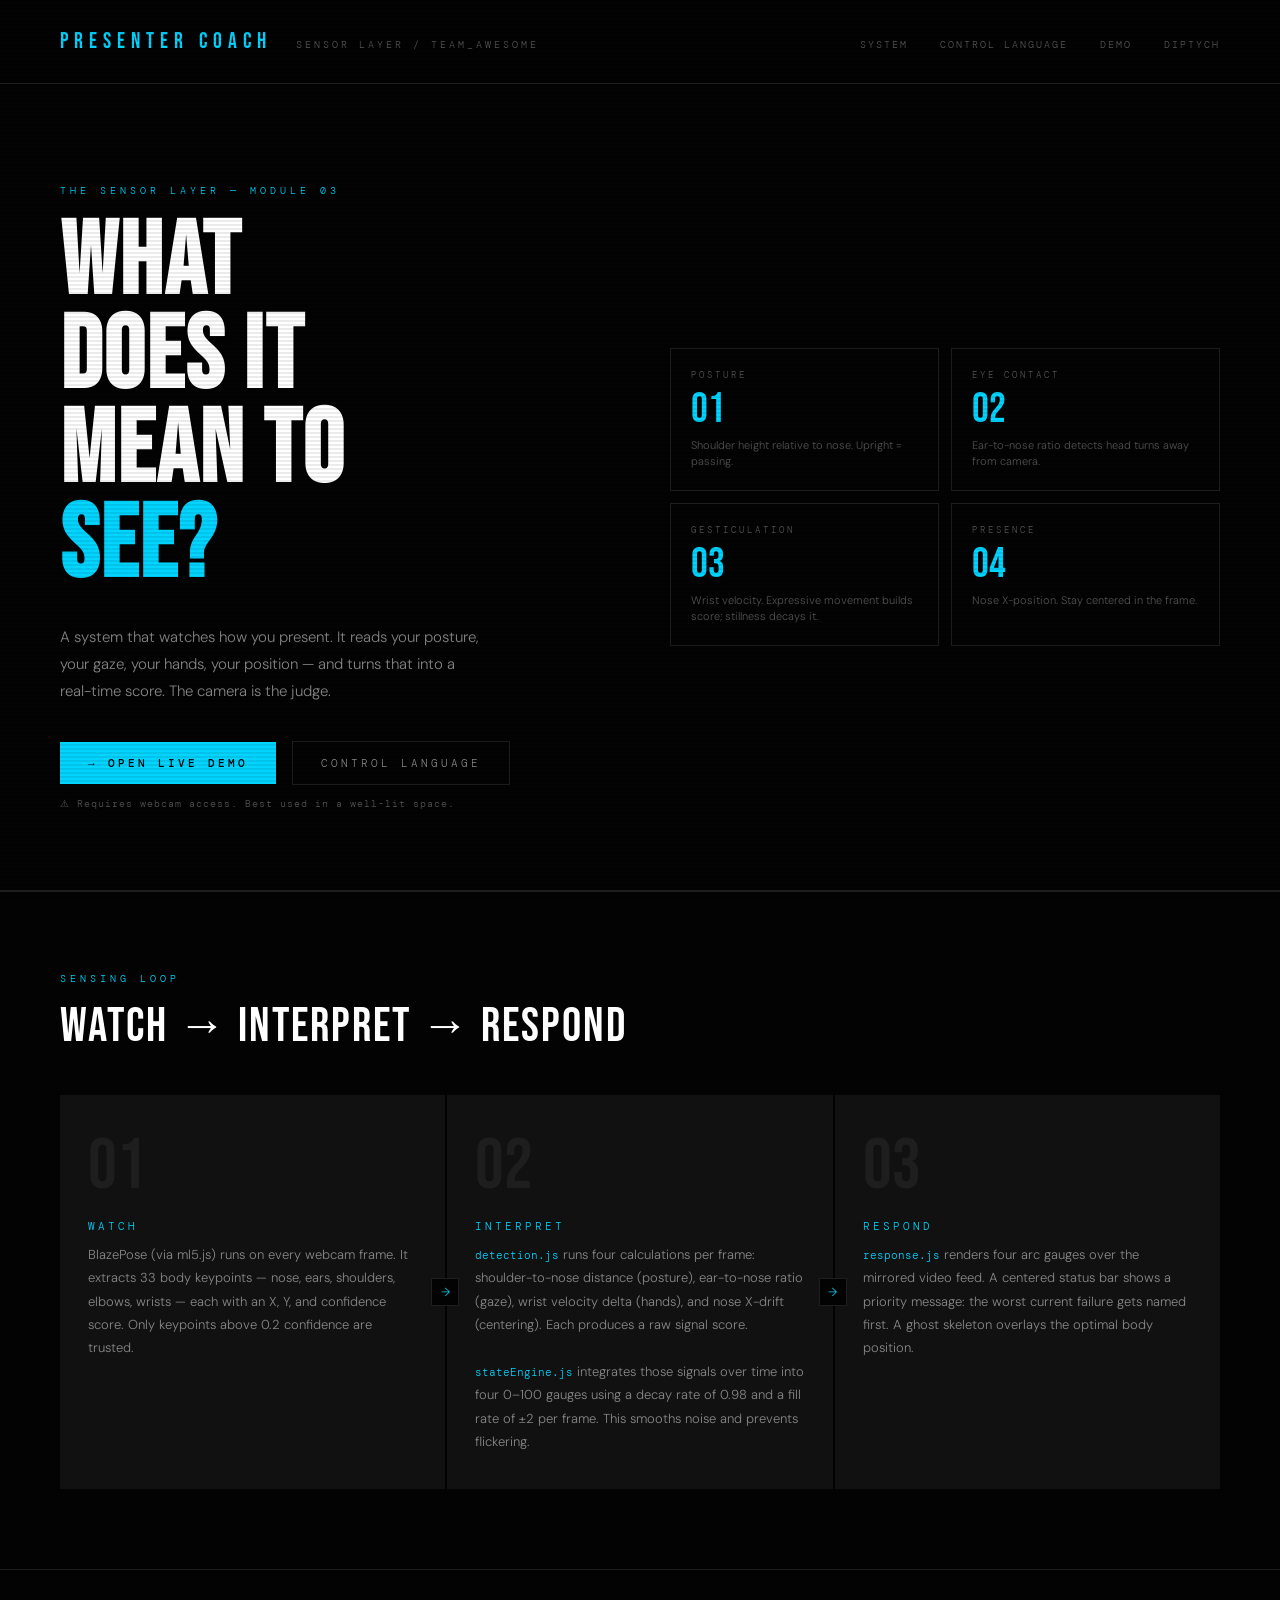
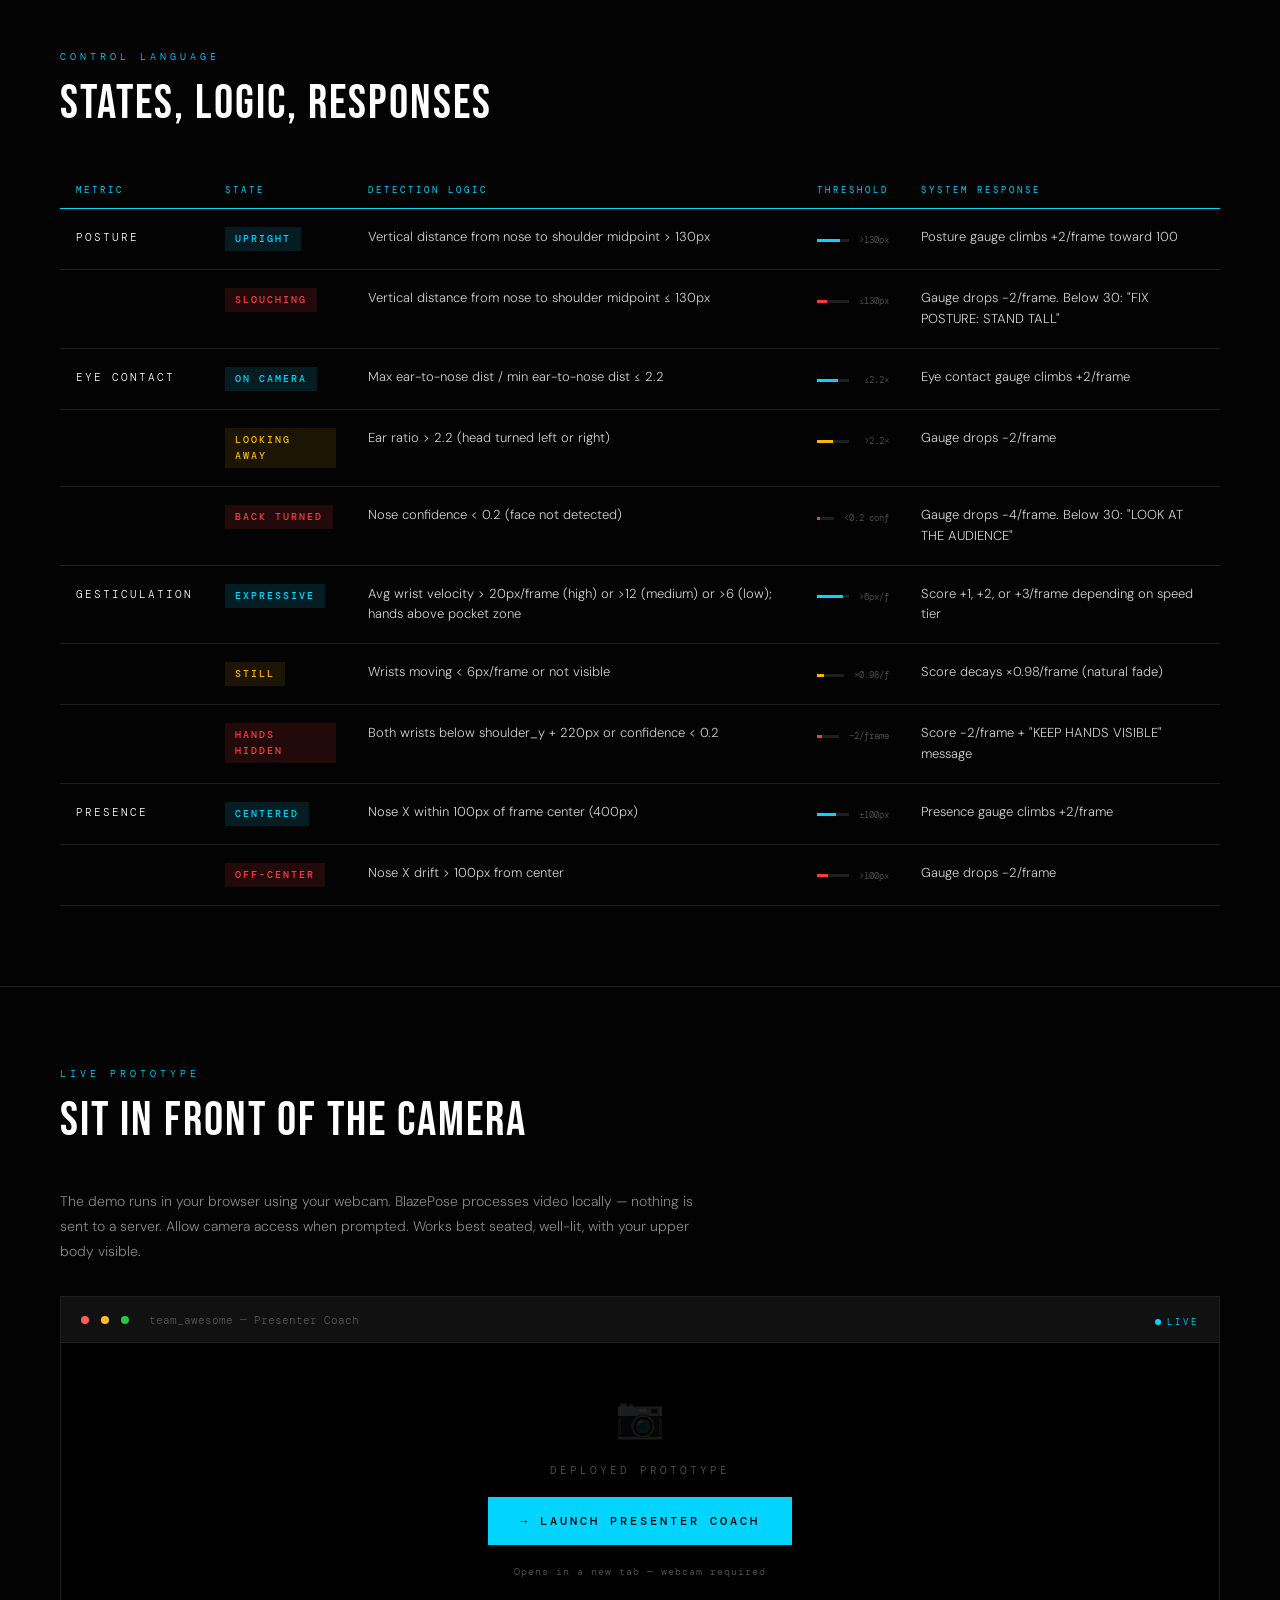
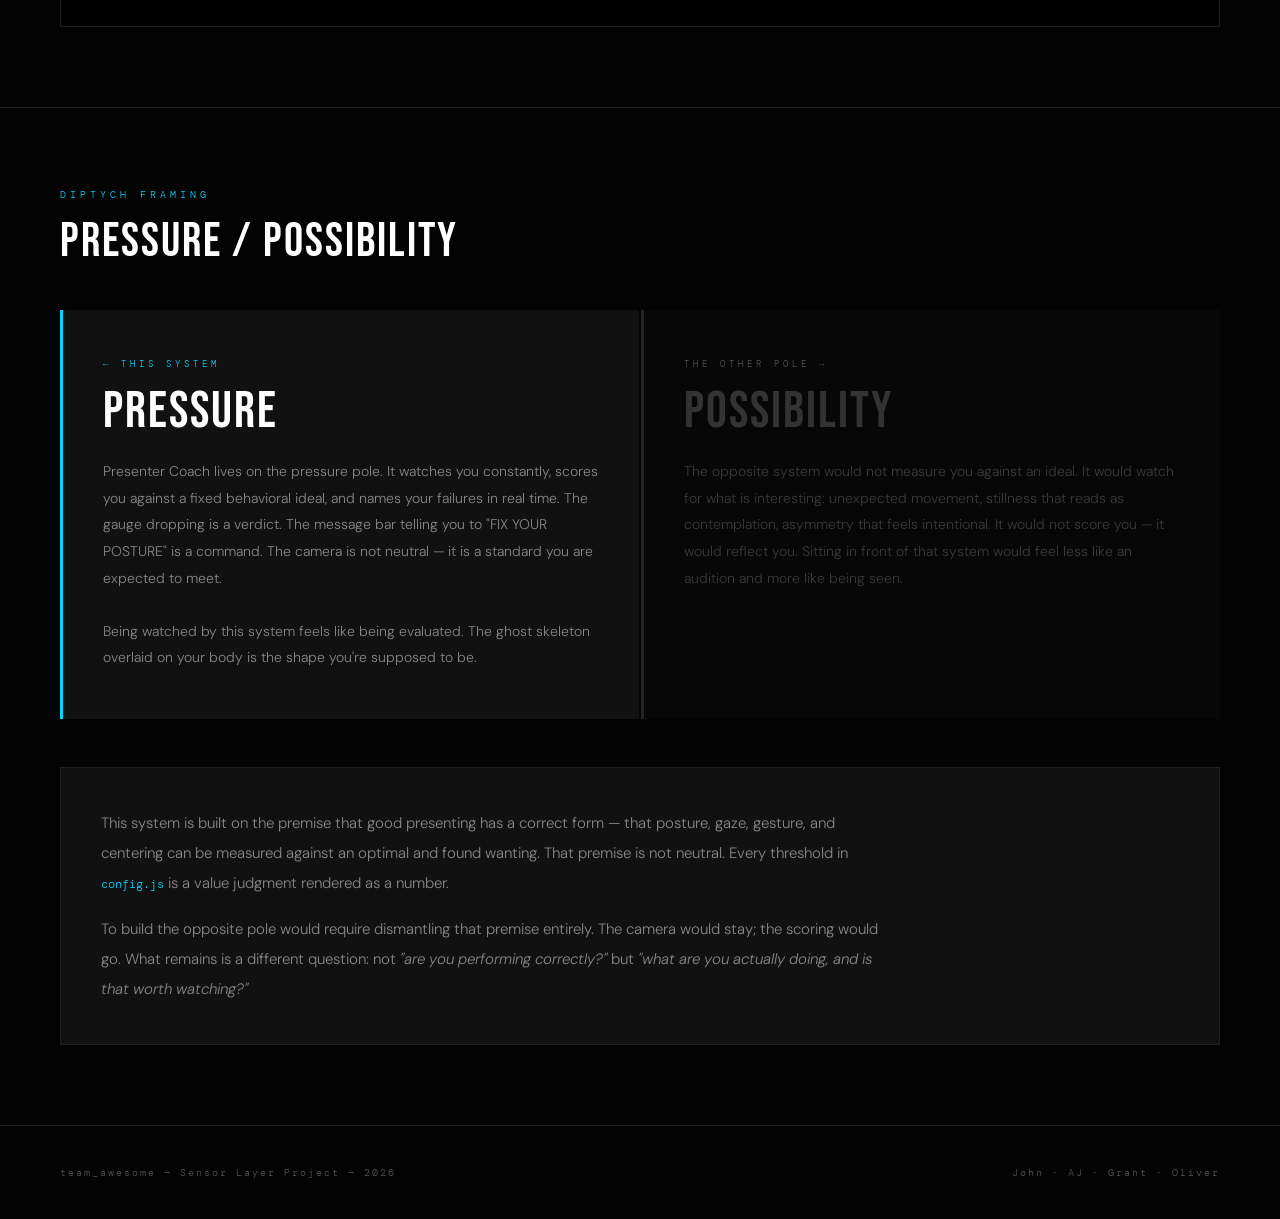
<file: demo.html>
<!DOCTYPE html>
<html lang="en">
<head>
  <meta charset="UTF-8">
  <meta name="viewport" content="width=device-width, initial-scale=1.0">
  <title>Presenter Coach — Demonstration</title>
  <link rel="preconnect" href="https://fonts.googleapis.com">
  <link href="https://fonts.googleapis.com/css2?family=DM+Mono:wght@300;400;500&family=Bebas+Neue&family=DM+Sans:wght@300;400;500&display=swap" rel="stylesheet">
  <style>
    :root {
      --black: #030303;
      --off-black: #0a0a0a;
      --panel: #111111;
      --border: #1e1e1e;
      --cyan: #00d4ff;
      --cyan-dim: rgba(0, 212, 255, 0.12);
      --red: #ff3c3c;
      --text: #d0d0d0;
      --text-dim: #555;
      --text-mid: #888;
    }

    *, *::before, *::after { box-sizing: border-box; margin: 0; padding: 0; }

    html { scroll-behavior: smooth; }

    body {
      background: var(--black);
      color: var(--text);
      font-family: 'DM Sans', sans-serif;
      font-weight: 300;
      overflow-x: hidden;
    }

    /* ── SCANLINE OVERLAY ── */
    body::before {
      content: '';
      position: fixed;
      inset: 0;
      background: repeating-linear-gradient(
        0deg,
        transparent,
        transparent 2px,
        rgba(0,0,0,0.08) 2px,
        rgba(0,0,0,0.08) 4px
      );
      pointer-events: none;
      z-index: 1000;
    }

    /* ── HEADER ── */
    header {
      border-bottom: 1px solid var(--border);
      padding: 28px 60px;
      display: flex;
      align-items: baseline;
      gap: 24px;
      position: sticky;
      top: 0;
      background: rgba(3,3,3,0.92);
      backdrop-filter: blur(12px);
      z-index: 100;
    }

    .wordmark {
      font-family: 'Bebas Neue', sans-serif;
      font-size: 22px;
      letter-spacing: 6px;
      color: var(--cyan);
    }

    .header-sub {
      font-family: 'DM Mono', monospace;
      font-size: 10px;
      letter-spacing: 3px;
      color: var(--text-dim);
      text-transform: uppercase;
    }

    nav {
      margin-left: auto;
      display: flex;
      gap: 32px;
    }

    nav a {
      font-family: 'DM Mono', monospace;
      font-size: 10px;
      letter-spacing: 2px;
      color: var(--text-dim);
      text-decoration: none;
      text-transform: uppercase;
      transition: color 0.2s;
    }

    nav a:hover { color: var(--cyan); }

    /* ── HERO ── */
    .hero {
      padding: 100px 60px 80px;
      display: grid;
      grid-template-columns: 1fr 1fr;
      gap: 60px;
      align-items: center;
      border-bottom: 1px solid var(--border);
      max-width: 1300px;
      margin: 0 auto;
    }

    .hero-eyebrow {
      font-family: 'DM Mono', monospace;
      font-size: 10px;
      letter-spacing: 4px;
      color: var(--cyan);
      text-transform: uppercase;
      margin-bottom: 20px;
    }

    .hero-title {
      font-family: 'Bebas Neue', sans-serif;
      font-size: clamp(64px, 8vw, 110px);
      line-height: 0.92;
      letter-spacing: 2px;
      color: #fff;
      margin-bottom: 30px;
    }

    .hero-title span {
      color: var(--cyan);
    }

    .hero-body {
      font-size: 15px;
      line-height: 1.8;
      color: var(--text-mid);
      max-width: 420px;
      margin-bottom: 36px;
    }

    .cta-group {
      display: flex;
      gap: 16px;
      align-items: center;
      flex-wrap: wrap;
    }

    .btn-primary {
      display: inline-block;
      background: var(--cyan);
      color: #000;
      font-family: 'DM Mono', monospace;
      font-size: 11px;
      letter-spacing: 3px;
      text-transform: uppercase;
      padding: 14px 28px;
      text-decoration: none;
      font-weight: 500;
      transition: opacity 0.2s;
    }

    .btn-primary:hover { opacity: 0.85; }

    .btn-ghost {
      display: inline-block;
      border: 1px solid var(--border);
      color: var(--text-mid);
      font-family: 'DM Mono', monospace;
      font-size: 11px;
      letter-spacing: 3px;
      text-transform: uppercase;
      padding: 14px 28px;
      text-decoration: none;
      transition: border-color 0.2s, color 0.2s;
    }

    .btn-ghost:hover { border-color: var(--cyan); color: var(--cyan); }

    .webcam-note {
      font-family: 'DM Mono', monospace;
      font-size: 10px;
      color: var(--text-dim);
      letter-spacing: 1px;
      margin-top: 12px;
    }

    .hero-visual {
      position: relative;
    }

    /* Diagram of the 4 metrics */
    .metric-diagram {
      display: grid;
      grid-template-columns: 1fr 1fr;
      gap: 12px;
    }

    .metric-card {
      border: 1px solid var(--border);
      padding: 20px;
      position: relative;
      overflow: hidden;
      opacity: 0;
      transform: translateY(16px);
      animation: fadeUp 0.5s forwards;
    }

    .metric-card:nth-child(1) { animation-delay: 0.1s; }
    .metric-card:nth-child(2) { animation-delay: 0.2s; }
    .metric-card:nth-child(3) { animation-delay: 0.3s; }
    .metric-card:nth-child(4) { animation-delay: 0.4s; }

    @keyframes fadeUp {
      to { opacity: 1; transform: translateY(0); }
    }

    .metric-card::after {
      content: '';
      position: absolute;
      top: 0; left: 0; right: 0;
      height: 1px;
      background: var(--cyan);
      transform: scaleX(0);
      transform-origin: left;
      transition: transform 0.4s;
    }

    .metric-card:hover::after { transform: scaleX(1); }

    .metric-label {
      font-family: 'DM Mono', monospace;
      font-size: 9px;
      letter-spacing: 3px;
      color: var(--text-dim);
      text-transform: uppercase;
      margin-bottom: 8px;
    }

    .metric-value {
      font-family: 'Bebas Neue', sans-serif;
      font-size: 42px;
      color: var(--cyan);
      line-height: 1;
    }

    .metric-desc {
      font-size: 11px;
      color: var(--text-dim);
      margin-top: 6px;
      line-height: 1.5;
    }

    /* ── SECTION SHELL ── */
    .section {
      max-width: 1300px;
      margin: 0 auto;
      padding: 80px 60px;
      border-bottom: 1px solid var(--border);
    }

    .section-label {
      font-family: 'DM Mono', monospace;
      font-size: 10px;
      letter-spacing: 4px;
      color: var(--cyan);
      text-transform: uppercase;
      margin-bottom: 12px;
    }

    .section-title {
      font-family: 'Bebas Neue', sans-serif;
      font-size: 48px;
      letter-spacing: 2px;
      color: #fff;
      margin-bottom: 40px;
    }

    /* ── HOW IT WORKS ── */
    .loop-grid {
      display: grid;
      grid-template-columns: repeat(3, 1fr);
      gap: 2px;
    }

    .loop-step {
      background: var(--panel);
      padding: 36px 28px;
      position: relative;
    }

    .loop-num {
      font-family: 'Bebas Neue', sans-serif;
      font-size: 72px;
      color: var(--border);
      line-height: 1;
      margin-bottom: 16px;
      transition: color 0.3s;
    }

    .loop-step:hover .loop-num { color: var(--cyan-dim); }

    .loop-step-title {
      font-family: 'DM Mono', monospace;
      font-size: 11px;
      letter-spacing: 3px;
      color: var(--cyan);
      text-transform: uppercase;
      margin-bottom: 10px;
    }

    .loop-step-body {
      font-size: 13px;
      line-height: 1.8;
      color: var(--text-mid);
    }

    .loop-arrow {
      position: absolute;
      right: -14px;
      top: 50%;
      transform: translateY(-50%);
      width: 28px;
      height: 28px;
      background: var(--black);
      border: 1px solid var(--border);
      display: flex;
      align-items: center;
      justify-content: center;
      z-index: 1;
      font-size: 12px;
      color: var(--cyan);
    }

    /* ── CONTROL TABLE ── */
    .control-table {
      width: 100%;
      border-collapse: collapse;
    }

    .control-table thead tr {
      border-bottom: 1px solid var(--cyan);
    }

    .control-table th {
      font-family: 'DM Mono', monospace;
      font-size: 9px;
      letter-spacing: 3px;
      color: var(--cyan);
      text-transform: uppercase;
      padding: 12px 16px;
      text-align: left;
      font-weight: 400;
    }

    .control-table td {
      padding: 18px 16px;
      font-size: 13px;
      color: var(--text);
      border-bottom: 1px solid var(--border);
      vertical-align: top;
      line-height: 1.6;
    }

    .control-table tr:hover td {
      background: rgba(0,212,255,0.03);
    }

    .state-tag {
      display: inline-block;
      font-family: 'DM Mono', monospace;
      font-size: 10px;
      letter-spacing: 2px;
      padding: 4px 10px;
      text-transform: uppercase;
      font-weight: 500;
    }

    .tag-good { background: rgba(0,212,255,0.12); color: var(--cyan); }
    .tag-warn { background: rgba(255,180,0,0.1); color: #ffb400; }
    .tag-bad  { background: rgba(255,60,60,0.12); color: var(--red); }

    .threshold-bar {
      display: flex;
      align-items: center;
      gap: 10px;
      margin-top: 6px;
    }

    .bar-track {
      flex: 1;
      height: 3px;
      background: var(--border);
      position: relative;
    }

    .bar-fill {
      height: 100%;
      background: var(--cyan);
    }

    .bar-fill.warn { background: #ffb400; }
    .bar-fill.bad  { background: var(--red); }

    .bar-label {
      font-family: 'DM Mono', monospace;
      font-size: 9px;
      color: var(--text-dim);
      min-width: 30px;
      text-align: right;
    }

    /* ── DIPTYCH ── */
    .diptych-grid {
      display: grid;
      grid-template-columns: 1fr 1fr;
      gap: 2px;
    }

    .diptych-panel {
      padding: 48px 40px;
      position: relative;
    }

    .diptych-panel.active {
      background: var(--panel);
      border-left: 3px solid var(--cyan);
    }

    .diptych-panel.opposite {
      background: rgba(255,255,255,0.02);
      border-left: 3px solid #222;
    }

    .diptych-tag {
      font-family: 'DM Mono', monospace;
      font-size: 9px;
      letter-spacing: 4px;
      text-transform: uppercase;
      margin-bottom: 16px;
    }

    .diptych-panel.active .diptych-tag { color: var(--cyan); }
    .diptych-panel.opposite .diptych-tag { color: var(--text-dim); }

    .diptych-heading {
      font-family: 'Bebas Neue', sans-serif;
      font-size: 52px;
      letter-spacing: 2px;
      margin-bottom: 20px;
      line-height: 1;
    }

    .diptych-panel.active .diptych-heading { color: #fff; }
    .diptych-panel.opposite .diptych-heading { color: #333; }

    .diptych-body {
      font-size: 14px;
      line-height: 1.9;
      color: var(--text-mid);
    }

    .diptych-panel.opposite .diptych-body { color: #3a3a3a; }

    .diptych-statement {
      margin-top: 48px;
      padding: 40px;
      border: 1px solid var(--border);
      background: var(--panel);
    }

    .diptych-statement p {
      font-size: 15px;
      line-height: 2;
      color: var(--text-mid);
      max-width: 780px;
    }

    .diptych-statement p + p {
      margin-top: 16px;
    }

    /* ── DEMO EMBED ── */
    .demo-wrapper {
      border: 1px solid var(--border);
      position: relative;
      background: #000;
      overflow: hidden;
    }

    .demo-header {
      padding: 12px 20px;
      border-bottom: 1px solid var(--border);
      display: flex;
      align-items: center;
      gap: 12px;
      background: var(--panel);
    }

    .demo-dot {
      width: 8px; height: 8px;
      border-radius: 50%;
    }

    .dot-red { background: #ff5f57; }
    .dot-yellow { background: #febc2e; }
    .dot-green { background: #28c840; }

    .demo-url {
      font-family: 'DM Mono', monospace;
      font-size: 11px;
      color: var(--text-dim);
      margin-left: 8px;
    }

    .demo-iframe-container {
      position: relative;
      width: 100%;
      padding-bottom: 60%;
    }

    .demo-iframe-container iframe {
      position: absolute;
      inset: 0;
      width: 100%;
      height: 100%;
      border: none;
    }

    .demo-placeholder {
      position: absolute;
      inset: 0;
      display: flex;
      flex-direction: column;
      align-items: center;
      justify-content: center;
      gap: 20px;
      background: #000;
    }

    .demo-placeholder-icon {
      font-size: 48px;
      opacity: 0.2;
    }

    .demo-placeholder-text {
      font-family: 'DM Mono', monospace;
      font-size: 11px;
      letter-spacing: 3px;
      color: var(--text-dim);
      text-transform: uppercase;
    }

    .demo-link-large {
      display: inline-flex;
      align-items: center;
      gap: 10px;
      background: var(--cyan);
      color: #000;
      font-family: 'DM Mono', monospace;
      font-size: 12px;
      letter-spacing: 3px;
      text-transform: uppercase;
      padding: 16px 32px;
      text-decoration: none;
      font-weight: 500;
      transition: opacity 0.2s;
    }

    .demo-link-large:hover { opacity: 0.85; }

    /* ── FOOTER ── */
    footer {
      padding: 40px 60px;
      display: flex;
      align-items: center;
      justify-content: space-between;
      max-width: 1300px;
      margin: 0 auto;
    }

    .footer-left {
      font-family: 'DM Mono', monospace;
      font-size: 10px;
      color: var(--text-dim);
      letter-spacing: 2px;
    }

    .footer-right {
      font-family: 'DM Mono', monospace;
      font-size: 10px;
      color: var(--text-dim);
      letter-spacing: 2px;
    }

    /* ── ANIMATIONS ── */
    @keyframes pulse-border {
      0%, 100% { border-color: var(--border); }
      50% { border-color: rgba(0,212,255,0.3); }
    }

    .live-indicator {
      display: inline-flex;
      align-items: center;
      gap: 6px;
      font-family: 'DM Mono', monospace;
      font-size: 9px;
      letter-spacing: 3px;
      color: var(--cyan);
      text-transform: uppercase;
    }

    .live-dot {
      width: 6px; height: 6px;
      border-radius: 50%;
      background: var(--cyan);
      animation: blink 1.4s infinite;
    }

    @keyframes blink {
      0%, 100% { opacity: 1; }
      50% { opacity: 0.2; }
    }

    /* ── RESPONSIVE ── */
    @media (max-width: 900px) {
      header { padding: 20px 24px; }
      nav { display: none; }
      .hero { grid-template-columns: 1fr; padding: 60px 24px 48px; }
      .section { padding: 60px 24px; }
      .loop-grid { grid-template-columns: 1fr; }
      .loop-arrow { display: none; }
      .diptych-grid { grid-template-columns: 1fr; }
      footer { flex-direction: column; gap: 12px; padding: 32px 24px; }
    }
  </style>
</head>
<body>

  <!-- HEADER -->
  <header>
    <div class="wordmark">PRESENTER COACH</div>
    <div class="header-sub">Sensor Layer / team_awesome</div>
    <nav>
      <a href="#how-it-works">System</a>
      <a href="#control-table">Control Language</a>
      <a href="#demo">Demo</a>
      <a href="#diptych">Diptych</a>
    </nav>
  </header>

  <!-- HERO -->
  <div style="border-bottom: 1px solid var(--border);">
    <div class="hero">
      <div>
        <div class="hero-eyebrow">The Sensor Layer — Module 03</div>
        <h1 class="hero-title">WHAT<br>DOES IT<br>MEAN TO<br><span>SEE?</span></h1>
        <p class="hero-body">
          A system that watches how you present. It reads your posture, your gaze, your hands, your position — and turns that into a real-time score. The camera is the judge.
        </p>
        <div class="cta-group">
          <a href="#demo" class="btn-primary">→ Open Live Demo</a>
          <a href="#control-table" class="btn-ghost">Control Language</a>
        </div>
        <p class="webcam-note">⚠ Requires webcam access. Best used in a well-lit space.</p>
      </div>

      <div class="hero-visual">
        <div class="metric-diagram">
          <div class="metric-card">
            <div class="metric-label">Posture</div>
            <div class="metric-value">01</div>
            <div class="metric-desc">Shoulder height relative to nose. Upright = passing.</div>
          </div>
          <div class="metric-card">
            <div class="metric-label">Eye Contact</div>
            <div class="metric-value">02</div>
            <div class="metric-desc">Ear-to-nose ratio detects head turns away from camera.</div>
          </div>
          <div class="metric-card">
            <div class="metric-label">Gesticulation</div>
            <div class="metric-value">03</div>
            <div class="metric-desc">Wrist velocity. Expressive movement builds score; stillness decays it.</div>
          </div>
          <div class="metric-card">
            <div class="metric-label">Presence</div>
            <div class="metric-value">04</div>
            <div class="metric-desc">Nose X-position. Stay centered in the frame.</div>
          </div>
        </div>
      </div>
    </div>
  </div>

  <!-- HOW IT WORKS -->
  <div class="section" id="how-it-works">
    <div class="section-label">Sensing Loop</div>
    <div class="section-title">WATCH → INTERPRET → RESPOND</div>
    <div class="loop-grid">
      <div class="loop-step" style="position:relative;">
        <div class="loop-num">01</div>
        <div class="loop-step-title">Watch</div>
        <div class="loop-step-body">
          BlazePose (via ml5.js) runs on every webcam frame. It extracts 33 body keypoints — nose, ears, shoulders, elbows, wrists — each with an X, Y, and confidence score. Only keypoints above 0.2 confidence are trusted.
        </div>
        <div class="loop-arrow">→</div>
      </div>
      <div class="loop-step" style="position:relative;">
        <div class="loop-num">02</div>
        <div class="loop-step-title">Interpret</div>
        <div class="loop-step-body">
          <code style="font-family:'DM Mono',monospace;font-size:11px;color:var(--cyan);">detection.js</code> runs four calculations per frame: shoulder-to-nose distance (posture), ear-to-nose ratio (gaze), wrist velocity delta (hands), and nose X-drift (centering). Each produces a raw signal score.
          <br><br>
          <code style="font-family:'DM Mono',monospace;font-size:11px;color:var(--cyan);">stateEngine.js</code> integrates those signals over time into four 0–100 gauges using a decay rate of 0.98 and a fill rate of ±2 per frame. This smooths noise and prevents flickering.
        </div>
        <div class="loop-arrow">→</div>
      </div>
      <div class="loop-step">
        <div class="loop-num">03</div>
        <div class="loop-step-title">Respond</div>
        <div class="loop-step-body">
          <code style="font-family:'DM Mono',monospace;font-size:11px;color:var(--cyan);">response.js</code> renders four arc gauges over the mirrored video feed. A centered status bar shows a priority message: the worst current failure gets named first. A ghost skeleton overlays the optimal body position.
        </div>
      </div>
    </div>
  </div>

  <!-- CONTROL LANGUAGE TABLE -->
  <div class="section" id="control-table">
    <div class="section-label">Control Language</div>
    <div class="section-title">STATES, LOGIC, RESPONSES</div>

    <table class="control-table">
      <thead>
        <tr>
          <th>Metric</th>
          <th>State</th>
          <th>Detection Logic</th>
          <th>Threshold</th>
          <th>System Response</th>
        </tr>
      </thead>
      <tbody>
        <!-- POSTURE -->
        <tr>
          <td><span style="font-family:'DM Mono',monospace;font-size:11px;letter-spacing:2px;color:#fff;">POSTURE</span></td>
          <td><span class="state-tag tag-good">Upright</span></td>
          <td>Vertical distance from nose to shoulder midpoint &gt; 130px</td>
          <td>
            <div class="threshold-bar">
              <div class="bar-track"><div class="bar-fill" style="width:70%"></div></div>
              <span class="bar-label">&gt;130px</span>
            </div>
          </td>
          <td>Posture gauge climbs +2/frame toward 100</td>
        </tr>
        <tr>
          <td></td>
          <td><span class="state-tag tag-bad">Slouching</span></td>
          <td>Vertical distance from nose to shoulder midpoint ≤ 130px</td>
          <td>
            <div class="threshold-bar">
              <div class="bar-track"><div class="bar-fill bad" style="width:30%"></div></div>
              <span class="bar-label">≤130px</span>
            </div>
          </td>
          <td>Gauge drops −2/frame. Below 30: "FIX POSTURE: STAND TALL"</td>
        </tr>
        <!-- EYE CONTACT -->
        <tr>
          <td><span style="font-family:'DM Mono',monospace;font-size:11px;letter-spacing:2px;color:#fff;">EYE CONTACT</span></td>
          <td><span class="state-tag tag-good">On Camera</span></td>
          <td>Max ear-to-nose dist / min ear-to-nose dist ≤ 2.2</td>
          <td>
            <div class="threshold-bar">
              <div class="bar-track"><div class="bar-fill" style="width:65%"></div></div>
              <span class="bar-label">≤2.2×</span>
            </div>
          </td>
          <td>Eye contact gauge climbs +2/frame</td>
        </tr>
        <tr>
          <td></td>
          <td><span class="state-tag tag-warn">Looking Away</span></td>
          <td>Ear ratio &gt; 2.2 (head turned left or right)</td>
          <td>
            <div class="threshold-bar">
              <div class="bar-track"><div class="bar-fill warn" style="width:50%"></div></div>
              <span class="bar-label">&gt;2.2×</span>
            </div>
          </td>
          <td>Gauge drops −2/frame</td>
        </tr>
        <tr>
          <td></td>
          <td><span class="state-tag tag-bad">Back Turned</span></td>
          <td>Nose confidence &lt; 0.2 (face not detected)</td>
          <td>
            <div class="threshold-bar">
              <div class="bar-track"><div class="bar-fill bad" style="width:15%"></div></div>
              <span class="bar-label">&lt;0.2 conf</span>
            </div>
          </td>
          <td>Gauge drops −4/frame. Below 30: "LOOK AT THE AUDIENCE"</td>
        </tr>
        <!-- GESTICULATION -->
        <tr>
          <td><span style="font-family:'DM Mono',monospace;font-size:11px;letter-spacing:2px;color:#fff;">GESTICULATION</span></td>
          <td><span class="state-tag tag-good">Expressive</span></td>
          <td>Avg wrist velocity &gt; 20px/frame (high) or &gt;12 (medium) or &gt;6 (low); hands above pocket zone</td>
          <td>
            <div class="threshold-bar">
              <div class="bar-track"><div class="bar-fill" style="width:80%"></div></div>
              <span class="bar-label">&gt;6px/f</span>
            </div>
          </td>
          <td>Score +1, +2, or +3/frame depending on speed tier</td>
        </tr>
        <tr>
          <td></td>
          <td><span class="state-tag tag-warn">Still</span></td>
          <td>Wrists moving &lt; 6px/frame or not visible</td>
          <td>
            <div class="threshold-bar">
              <div class="bar-track"><div class="bar-fill warn" style="width:25%"></div></div>
              <span class="bar-label">×0.98/f</span>
            </div>
          </td>
          <td>Score decays ×0.98/frame (natural fade)</td>
        </tr>
        <tr>
          <td></td>
          <td><span class="state-tag tag-bad">Hands Hidden</span></td>
          <td>Both wrists below shoulder_y + 220px or confidence &lt; 0.2</td>
          <td>
            <div class="threshold-bar">
              <div class="bar-track"><div class="bar-fill bad" style="width:20%"></div></div>
              <span class="bar-label">−2/frame</span>
            </div>
          </td>
          <td>Score −2/frame + "KEEP HANDS VISIBLE" message</td>
        </tr>
        <!-- PRESENCE -->
        <tr>
          <td><span style="font-family:'DM Mono',monospace;font-size:11px;letter-spacing:2px;color:#fff;">PRESENCE</span></td>
          <td><span class="state-tag tag-good">Centered</span></td>
          <td>Nose X within 100px of frame center (400px)</td>
          <td>
            <div class="threshold-bar">
              <div class="bar-track"><div class="bar-fill" style="width:60%"></div></div>
              <span class="bar-label">±100px</span>
            </div>
          </td>
          <td>Presence gauge climbs +2/frame</td>
        </tr>
        <tr>
          <td></td>
          <td><span class="state-tag tag-bad">Off-Center</span></td>
          <td>Nose X drift &gt; 100px from center</td>
          <td>
            <div class="threshold-bar">
              <div class="bar-track"><div class="bar-fill bad" style="width:35%"></div></div>
              <span class="bar-label">&gt;100px</span>
            </div>
          </td>
          <td>Gauge drops −2/frame</td>
        </tr>
      </tbody>
    </table>
  </div>

  <!-- LIVE DEMO -->
  <div class="section" id="demo">
    <div class="section-label">Live Prototype</div>
    <div class="section-title">SIT IN FRONT OF THE CAMERA</div>
    <p style="font-size:14px;color:var(--text-mid);margin-bottom:32px;line-height:1.8;max-width:640px;">
      The demo runs in your browser using your webcam. BlazePose processes video locally — nothing is sent to a server. Allow camera access when prompted. Works best seated, well-lit, with your upper body visible.
    </p>

    <div class="demo-wrapper">
      <div class="demo-header">
        <div class="demo-dot dot-red"></div>
        <div class="demo-dot dot-yellow"></div>
        <div class="demo-dot dot-green"></div>
        <span class="demo-url">team_awesome — Presenter Coach</span>
        <span style="margin-left:auto;"><span class="live-indicator"><span class="live-dot"></span>Live</span></span>
      </div>
      <div style="padding:48px;display:flex;flex-direction:column;align-items:center;gap:20px;background:#000;min-height:240px;justify-content:center;">
        <div style="font-size:40px;opacity:0.15;">📷</div>
        <div style="font-family:'DM Mono',monospace;font-size:11px;letter-spacing:3px;color:var(--text-dim);text-transform:uppercase;">Deployed Prototype</div>
        <a href="https://oli102.github.io/team_awesome" target="_blank" class="demo-link-large">
          → Launch Presenter Coach
        </a>
        <p style="font-family:'DM Mono',monospace;font-size:10px;color:var(--text-dim);letter-spacing:1px;text-align:center;">Opens in a new tab — webcam required</p>
      </div>
    </div>
  </div>

  <!-- DIPTYCH -->
  <div class="section" id="diptych">
    <div class="section-label">Diptych Framing</div>
    <div class="section-title">PRESSURE / POSSIBILITY</div>

    <div class="diptych-grid">
      <div class="diptych-panel active">
        <div class="diptych-tag">← This System</div>
        <div class="diptych-heading">PRESSURE</div>
        <div class="diptych-body">
          Presenter Coach lives on the pressure pole. It watches you constantly, scores you against a fixed behavioral ideal, and names your failures in real time. The gauge dropping is a verdict. The message bar telling you to "FIX YOUR POSTURE" is a command. The camera is not neutral — it is a standard you are expected to meet.
          <br><br>
          Being watched by this system feels like being evaluated. The ghost skeleton overlaid on your body is the shape you're supposed to be.
        </div>
      </div>
      <div class="diptych-panel opposite">
        <div class="diptych-tag">The Other Pole →</div>
        <div class="diptych-heading">POSSIBILITY</div>
        <div class="diptych-body">
          The opposite system would not measure you against an ideal. It would watch for what is interesting: unexpected movement, stillness that reads as contemplation, asymmetry that feels intentional. It would not score you — it would reflect you. Sitting in front of that system would feel less like an audition and more like being seen.
        </div>
      </div>
    </div>

    <div class="diptych-statement">
      <p>
        This system is built on the premise that good presenting has a correct form — that posture, gaze, gesture, and centering can be measured against an optimal and found wanting. That premise is not neutral. Every threshold in <code style="font-family:'DM Mono',monospace;font-size:12px;color:var(--cyan);">config.js</code> is a value judgment rendered as a number.
      </p>
      <p>
        To build the opposite pole would require dismantling that premise entirely. The camera would stay; the scoring would go. What remains is a different question: not <em>"are you performing correctly?"</em> but <em>"what are you actually doing, and is that worth watching?"</em>
      </p>
    </div>
  </div>

  <!-- FOOTER -->
  <footer>
    <div class="footer-left">team_awesome — Sensor Layer Project — 2026</div>
    <div class="footer-right">John · AJ · Grant · Oliver</div>
  </footer>

</body>
</html>
</file>
